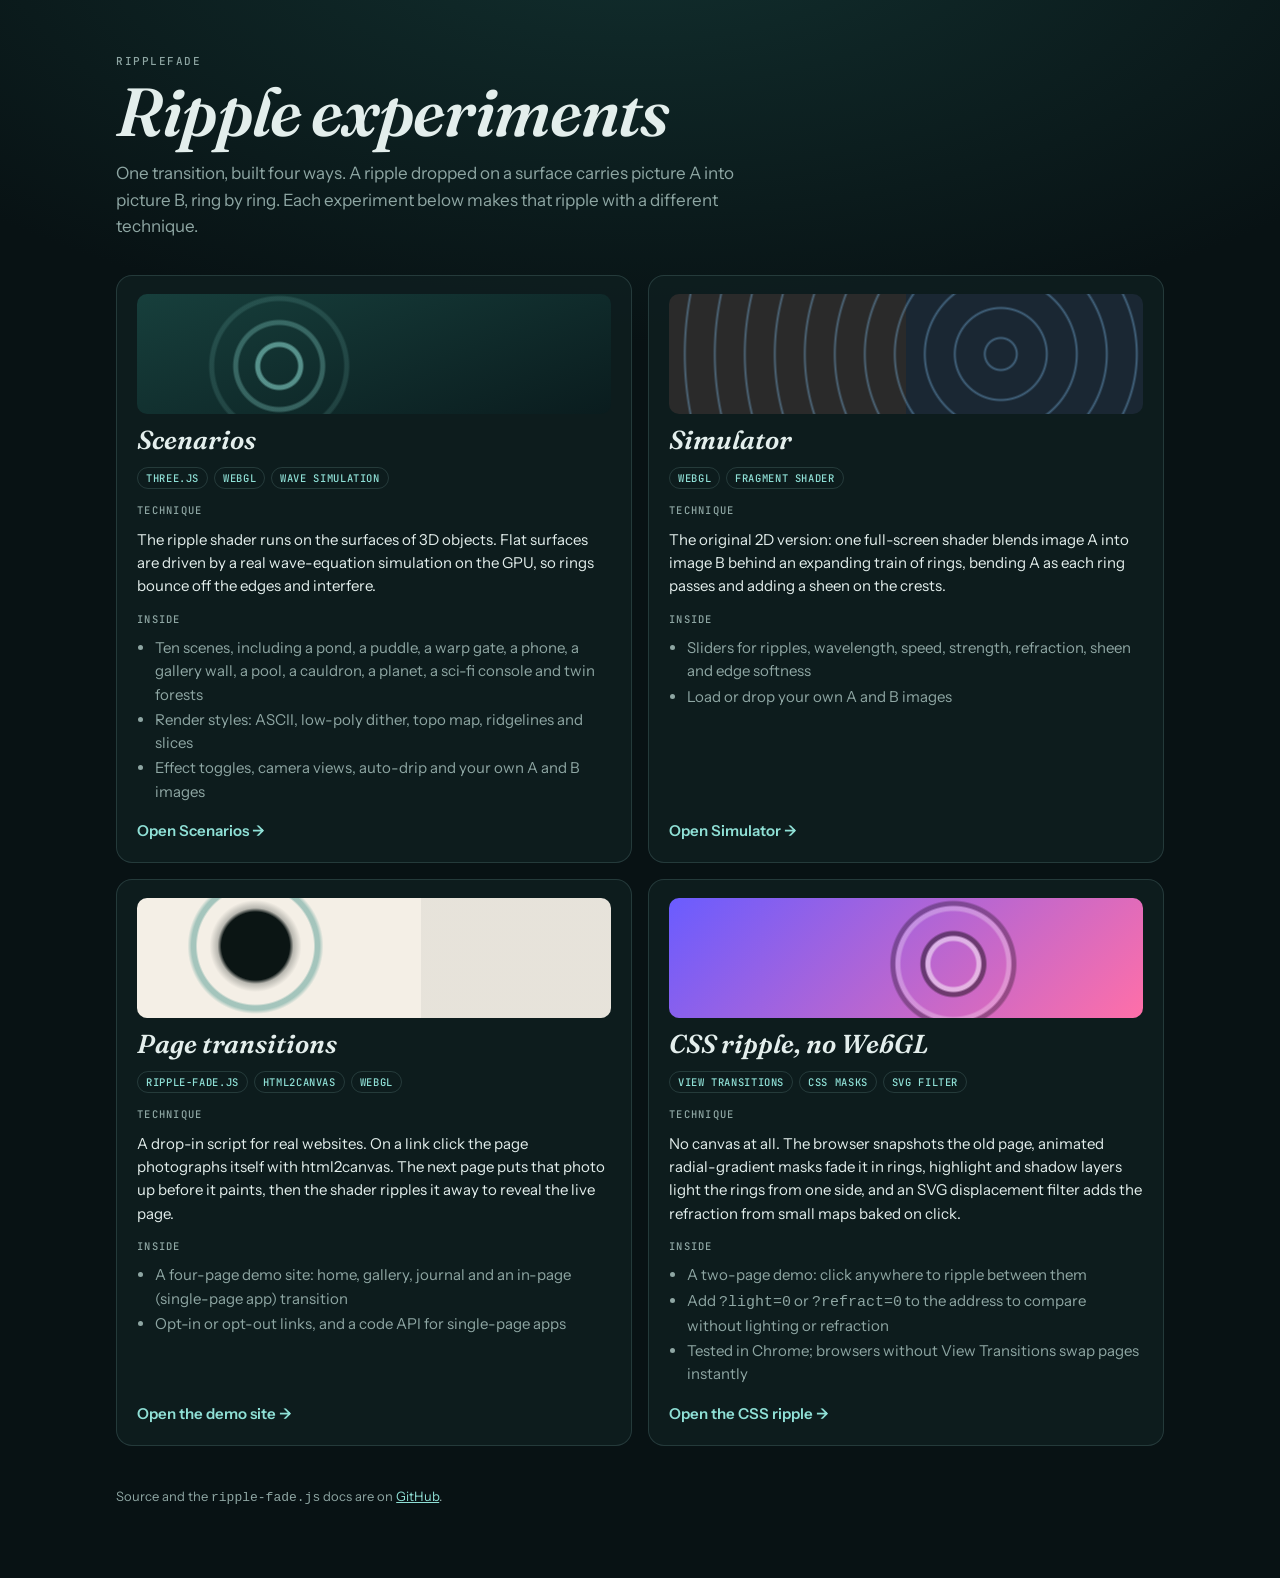
<file: index.html>
<!DOCTYPE html>
<html lang="en">
<head>
<meta charset="utf-8">
<meta name="viewport" content="width=device-width, initial-scale=1">
<title>RippleFade Experiments</title>
<link rel="preconnect" href="https://fonts.googleapis.com">
<link rel="stylesheet" href="https://fonts.googleapis.com/css2?family=Fraunces:ital,opsz,wght@1,9..144,400;1,9..144,600&family=Instrument+Sans:wght@400;500;600&family=JetBrains+Mono:wght@400;500&display=swap">
<style>
/* Landing page: one card per experiment, each saying how its ripple is made and what is in it. Same palette as the
   Scenarios page. */
:root {
  --deep: #081214;
  --card: rgba(16, 32, 34, .72);
  --line: rgba(160, 214, 208, .16);
  --fg: #e3eeec;
  --muted: #8ea6a3;
  --accent: #8fe0d6;
  --font-display: "Fraunces", "Iowan Old Style", Georgia, serif;
  --font-body: "Instrument Sans", system-ui, -apple-system, "Segoe UI", sans-serif;
  --font-mono: "JetBrains Mono", ui-monospace, "SF Mono", Menlo, monospace;
  color-scheme: dark;
}
* { box-sizing: border-box; }
body {
  margin: 0; min-height: 100vh; color: var(--fg); font: 15px/1.55 var(--font-body);
  background: radial-gradient(120% 80% at 50% -10%, #12302f 0%, var(--deep) 60%) fixed, var(--deep);
}
main { max-width: 1080px; margin: 0 auto; padding: 56px 16px 72px; }
header { margin-bottom: 36px; }
.eyebrow { font: 500 11px/1 var(--font-mono); letter-spacing: .14em; text-transform: uppercase; color: var(--muted); }
h1 { font: italic 600 clamp(40px, 7vw, 68px)/1.02 var(--font-display); letter-spacing: -.02em; margin: 10px 0 14px; }
.lede { color: var(--muted); font-size: 17px; max-width: 58ch; margin: 0; }
.grid { display: grid; grid-template-columns: repeat(auto-fit, minmax(min(100%, 460px), 1fr)); gap: 16px; }
.card {
  display: flex; flex-direction: column; gap: 12px; padding: 18px 20px 20px; border-radius: 16px;
  background: var(--card); border: 1px solid var(--line); color: inherit; text-decoration: none;
  transition: border-color .2s, transform .2s;
}
.card:hover { border-color: rgba(143, 224, 214, .5); transform: translateY(-2px); }
.card:focus-visible { outline: 2px solid var(--accent); outline-offset: 3px; }
.art { height: 120px; border-radius: 10px; background-color: var(--a); }
.card h2 { font: italic 600 26px/1.1 var(--font-display); margin: 0; }
.tags { display: flex; flex-wrap: wrap; gap: 6px; }
.tags span { font: 500 10.5px/1 var(--font-mono); letter-spacing: .06em; text-transform: uppercase; color: var(--accent); border: 1px solid var(--line); border-radius: 999px; padding: 5px 8px; }
.card h3 { font: 500 10.5px/1 var(--font-mono); letter-spacing: .12em; text-transform: uppercase; color: var(--muted); margin: 4px 0 0; }
.card p { margin: 0; }
.card ul { margin: 0; padding-left: 18px; color: var(--muted); }
.card li + li { margin-top: 2px; }
.go { margin-top: auto; padding-top: 4px; color: var(--accent); font-weight: 600; }
footer { margin-top: 40px; color: var(--muted); font-size: 13px; }
footer a { color: var(--accent); }
@media (prefers-reduced-motion: reduce) { .card { transition: none; } .card:hover { transform: none; } }
</style>
</head>
<body>
<main>
  <header>
    <div class="eyebrow">RippleFade</div>
    <h1>Ripple experiments</h1>
    <p class="lede">One transition, built four ways. A ripple dropped on a surface carries picture A into picture B, ring by ring. Each experiment below makes that ripple with a different technique.</p>
  </header>

  <div class="grid">
    <a class="card" href="scenarios.html">
      <div class="art" style="--a:#0c2a2c;background-image:radial-gradient(circle at 30% 60%, transparent 0 18px, rgba(143,224,214,.55) 20px 23px, transparent 25px 40px, rgba(143,224,214,.3) 42px 45px, transparent 47px 64px, rgba(143,224,214,.14) 66px 69px, transparent 71px),linear-gradient(160deg,#173f3c,#0a1c1e)"></div>
      <h2>Scenarios</h2>
      <div class="tags"><span>three.js</span><span>WebGL</span><span>wave simulation</span></div>
      <h3>Technique</h3>
      <p>The ripple shader runs on the surfaces of 3D objects. Flat surfaces are driven by a real wave-equation simulation on the GPU, so rings bounce off the edges and interfere.</p>
      <h3>Inside</h3>
      <ul>
        <li>Ten scenes, including a pond, a puddle, a warp gate, a phone, a gallery wall, a pool, a cauldron, a planet, a sci-fi console and twin forests</li>
        <li>Render styles: ASCII, low-poly dither, topo map, ridgelines and slices</li>
        <li>Effect toggles, camera views, auto-drip and your own A and B images</li>
      </ul>
      <span class="go">Open Scenarios →</span>
    </a>

    <a class="card" href="simulator.html">
      <div class="art" style="--a:#151515;background-image:repeating-radial-gradient(circle at 70% 50%, rgba(136,204,255,.0) 0 14px, rgba(136,204,255,.35) 16px, rgba(136,204,255,0) 18px 30px),linear-gradient(90deg,#2a2a2a 50%,#1a2733 50%)"></div>
      <h2>Simulator</h2>
      <div class="tags"><span>WebGL</span><span>fragment shader</span></div>
      <h3>Technique</h3>
      <p>The original 2D version: one full-screen shader blends image A into image B behind an expanding train of rings, bending A as each ring passes and adding a sheen on the crests.</p>
      <h3>Inside</h3>
      <ul>
        <li>Sliders for ripples, wavelength, speed, strength, refraction, sheen and edge softness</li>
        <li>Load or drop your own A and B images</li>
      </ul>
      <span class="go">Open Simulator →</span>
    </a>

    <a class="card" href="demo/">
      <div class="art" style="--a:#f4efe6;background-image:radial-gradient(circle at 25% 40%, #0b1514 0 34px, rgba(11,21,20,.25) 38px, transparent 46px 58px, rgba(15,118,110,.35) 60px 64px, transparent 68px),linear-gradient(90deg,transparent 0 60%,rgba(16,32,31,.06) 60%)"></div>
      <h2>Page transitions</h2>
      <div class="tags"><span>ripple-fade.js</span><span>html2canvas</span><span>WebGL</span></div>
      <h3>Technique</h3>
      <p>A drop-in script for real websites. On a link click the page photographs itself with html2canvas. The next page puts that photo up before it paints, then the shader ripples it away to reveal the live page.</p>
      <h3>Inside</h3>
      <ul>
        <li>A four-page demo site: home, gallery, journal and an in-page (single-page app) transition</li>
        <li>Opt-in or opt-out links, and a code API for single-page apps</li>
      </ul>
      <span class="go">Open the demo site →</span>
    </a>

    <a class="card" href="css-ripple/">
      <div class="art" style="--a:#12182b;background-image:radial-gradient(circle at 60% 55%, transparent 0 22px, rgba(255,255,255,.5) 24px 27px, rgba(0,0,0,.45) 29px 32px, transparent 34px 52px, rgba(255,255,255,.28) 54px 57px, rgba(0,0,0,.3) 59px 62px, transparent 64px),linear-gradient(135deg,#6a5cff,#ff6fa8)"></div>
      <h2>CSS ripple, no WebGL</h2>
      <div class="tags"><span>View Transitions</span><span>CSS masks</span><span>SVG filter</span></div>
      <h3>Technique</h3>
      <p>No canvas at all. The browser snapshots the old page, animated radial-gradient masks fade it in rings, highlight and shadow layers light the rings from one side, and an SVG displacement filter adds the refraction from small maps baked on click.</p>
      <h3>Inside</h3>
      <ul>
        <li>A two-page demo: click anywhere to ripple between them</li>
        <li>Add <code>?light=0</code> or <code>?refract=0</code> to the address to compare without lighting or refraction</li>
        <li>Tested in Chrome; browsers without View Transitions swap pages instantly</li>
      </ul>
      <span class="go">Open the CSS ripple →</span>
    </a>
  </div>

  <footer>Source and the <code>ripple-fade.js</code> docs are on <a href="https://github.com/jtymanjr/ripple-fade">GitHub</a>.</footer>
</main>
</body>
</html>
</file>
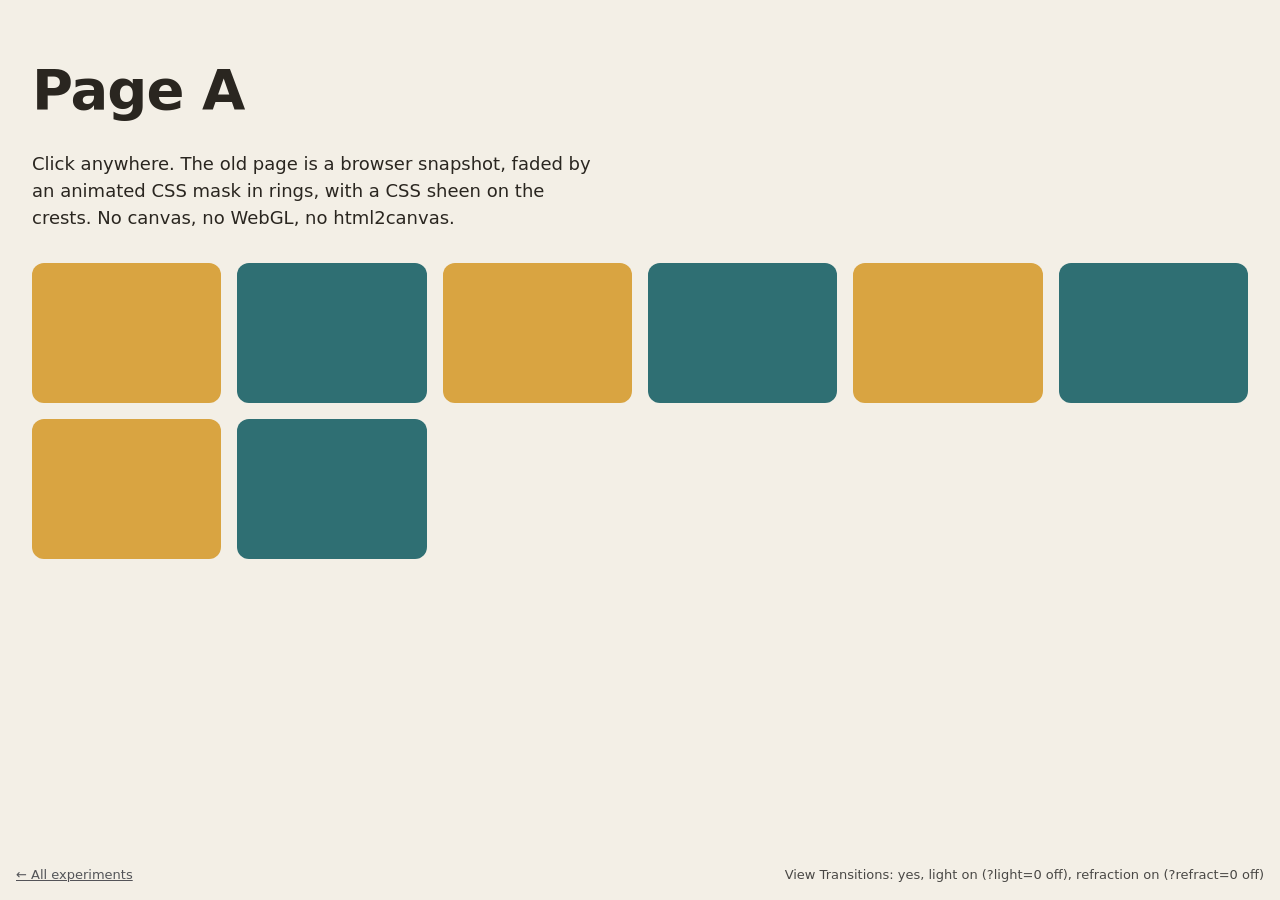
<file: css-ripple/index.html>
<!doctype html>
<html lang="en">
<head>
<meta charset="utf-8">
<meta name="viewport" content="width=device-width, initial-scale=1">
<title>Ripple fade, CSS only</title>
<style>
    /* Prototype: the ripple fade with no WebGL. The browser snapshots the old page (View Transitions API); the rings are
       an animated radial-gradient mask on that snapshot and a white radial-gradient sheen above it. Both gradients sample
       the same 1D profile as the shader, so the fade matches; what is lost is refraction (the old page is not bent).
       Lighting: the ring surface is lit from one direction. Its brightness is slope(phase) * cos(angle to the light), a
       radial gradient (moving) times a conic gradient (fixed for the whole transition), multiplied with mask-composite:
       intersect. Each sign combination is its own layer: white where the product is positive, black where negative.
       Refraction: an SVG feDisplacementMap filter on the old snapshot. Its map (x offset in red, y in green) is prebaked
       on click at low resolution for every frame, then swapped in step with the mask animation. */
    @property --rf-front { syntax: '<number>'; inherits: true; initial-value: 0; }
    @keyframes rf-front { from { --rf-front: 0; } to { --rf-front: var(--rf-end); } }

    ::view-transition-old(root), ::view-transition-new(root) { animation: none; mix-blend-mode: normal; }
    ::view-transition-old(root) {
        z-index: 1;
        animation: rf-front var(--rf-dur) linear both;
    }
    .rf-layer { position: fixed; inset: 0; pointer-events: none; }

    body { margin: 0; font: 16px/1.5 system-ui, sans-serif; min-height: 100vh; cursor: pointer; }
    .page { min-height: 100vh; padding: 48px 32px; box-sizing: border-box; }
    .page h1 { font-size: 56px; margin: 0 0 16px; letter-spacing: -1px; }
    .page p { max-width: 560px; font-size: 18px; }
    .grid { display: grid; grid-template-columns: repeat(auto-fill, minmax(180px, 1fr)); gap: 16px; margin-top: 32px; }
    .grid div { height: 140px; border-radius: 12px; }
    .a { background: #f3efe6; color: #2a2620; }
    .a .grid div:nth-child(odd) { background: #d9a441; } .a .grid div:nth-child(even) { background: #2f6f73; }
    .b { background: #12182b; color: #e8ecf8; }
    .b .grid div { background: linear-gradient(135deg, #6a5cff, #ff6fa8); }
    .b .grid div:nth-child(3n) { background: linear-gradient(135deg, #20c3a0, #2a7fff); }
    .note { position: fixed; right: 16px; bottom: 16px; font-size: 13px; opacity: .7; }
    .back { position: fixed; left: 16px; bottom: 16px; font-size: 13px; opacity: .7; mix-blend-mode: difference; color: #fff; }
    .back:hover { opacity: 1; }
</style>
</head>
<body>
<svg width="0" height="0" style="position:absolute" aria-hidden="true">
    <filter id="rf-refract" x="0" y="0" width="1" height="1" color-interpolation-filters="sRGB">
        <feImage id="rf-map" preserveAspectRatio="none" width="100%" height="100%" result="map"/>
        <feDisplacementMap id="rf-disp" in="SourceGraphic" in2="map" scale="0" xChannelSelector="R" yChannelSelector="G"/>
    </filter>
</svg>
<div id="app"></div>
<div class="note" id="note"></div>
<a class="back" href="../">← All experiments</a>
<script>
(function () {
    // tuned simulator values, same as ripple-fade.js
    var P = { rings: 2, wavelength: 0.245, speed: 2, strength: 0.9, refraction: 0.043, sheen: 0.87, softness: 0.8 };
    // refraction maps: width in pixels (the offsets are smooth, so a coarse map scaled up loses nothing visible) and fps
    var R = { on: !/[?&]refract=0/.test(location.search), width: 160, fps: 60 };
    // directional light: angle the light comes from (0 = top, clockwise, like conic-gradient), and layer strengths.
    // ambient keeps a little of the original all-round sheen so the far side of each ring is not dead.
    var L = { on: !/[?&]light=0/.test(location.search), angle: 315, highlight: 0.55, shadow: 0.4, ambient: 0.35 };
    var STEPS = 64; // gradient stops per ring train; the shader profile is smooth, so this is visually exact

    // The shader, reduced to one dimension: every value depends only on phase = (front - d) / wavelength.
    function profile(phase) {
        var m = Math.min(Math.max(phase / P.rings, 0), 1);
        var env = Math.pow(Math.max((1 - m) * m * 4, 0), P.softness);
        var t = Math.min(Math.max(phase / 0.5, 0), 1), lead = t * t * (3 - 2 * t);
        var blend = Math.min(Math.max(m + P.strength * 0.5 * env * Math.sin(phase * 2 * Math.PI - Math.PI / 2), 0), 1) * lead;
        var slope = Math.cos(phase * 2 * Math.PI) * env * lead;
        var s = Math.min(Math.max(P.sheen * 0.25 * Math.max(slope, 0) * (1 - blend * 0.5), 0), 1);
        if (L.on) s *= L.ambient;
        // shader output over page B: A * (1-blend)(1-s) + white * s, so A's mask is (1-blend)(1-s) and the sheen is s
        return { mask: (1 - blend) * (1 - s), sheen: s, slope: slope * (1 - blend * 0.5), bend: slope };
    }

    // Radial gradients whose stops ride on --rf-front (in viewport heights, like the shader's aspect-corrected d).
    function gradients(x, y) {
        var mask = [], sheen = [], up = [], down = [];
        for (var i = STEPS; i >= 0; i--) {
            var phase = (i / STEPS) * P.rings, v = profile(phase);
            var at = ' calc((var(--rf-front) - ' + (phase * P.wavelength).toFixed(4) + ') * 100vh)';
            mask.push('rgba(0,0,0,' + v.mask.toFixed(3) + ')' + at);
            sheen.push('rgba(255,255,255,' + v.sheen.toFixed(3) + ')' + at);
            up.push('rgba(0,0,0,' + Math.max(v.slope, 0).toFixed(3) + ')' + at);
            down.push('rgba(0,0,0,' + Math.max(-v.slope, 0).toFixed(3) + ')' + at);
        }
        var c = 'circle at ' + x + 'px ' + y + 'px, ';
        // facing: how much the outward ring normal points at the light, per angle around the click point
        var toward = [], away = [];
        for (var a = 0; a <= 360; a += 6) {
            var f = Math.cos((a - L.angle) * Math.PI / 180);
            toward.push('rgba(0,0,0,' + Math.max(f, 0).toFixed(3) + ') ' + a + 'deg');
            away.push('rgba(0,0,0,' + Math.max(-f, 0).toFixed(3) + ') ' + a + 'deg');
        }
        var k = 'from 0deg at ' + x + 'px ' + y + 'px, ';
        var R = function (s) { return 'radial-gradient(' + c + s.join(', ') + ')'; };
        var C = function (s) { return 'conic-gradient(' + k + s.join(', ') + ')'; };
        var layers = [{ color: 'rgba(255,255,255,1)', alpha: 1, mask: R(sheen).replace(/255,255,255,/g, '0,0,0,') }];
        if (L.on) layers.push(
            { color: '#000', alpha: L.shadow, mask: R(up) + ', ' + C(away) },
            { color: '#000', alpha: L.shadow, mask: R(down) + ', ' + C(toward) },
            { color: '#fff', alpha: L.highlight, mask: R(up) + ', ' + C(toward) },
            { color: '#fff', alpha: L.highlight, mask: R(down) + ', ' + C(away) });
        return { mask: R(mask), layers: layers };
    }

    var pages = [
        '<div class="page a"><h1>Page A</h1><p>Click anywhere. The old page is a browser snapshot, faded by an animated CSS mask in rings, with a CSS sheen on the crests. No canvas, no WebGL, no html2canvas.</p><div class="grid"><div></div><div></div><div></div><div></div><div></div><div></div><div></div><div></div></div></div>',
        '<div class="page b"><h1>Page B</h1><p>Same profile as the shader for the fade and the sheen. Not reproduced: refraction, the slight bending of the old page under each ring.</p><div class="grid"><div></div><div></div><div></div><div></div><div></div><div></div><div></div><div></div></div></div>'
    ];
    var app = document.getElementById('app'), cur = 0;
    var rules = document.head.appendChild(document.createElement('style'));
    app.innerHTML = pages[cur];
    document.getElementById('note').textContent = document.startViewTransition ? 'View Transitions: yes, light ' + (L.on ? 'on (?light=0 off)' : 'off') + ', refraction ' + (R.on ? 'on (?refract=0 off)' : 'off') : 'No View Transitions: instant swap';

    // Prebakes one displacement map per frame. Offset in pixels = ring normal * slope * refraction * viewport height,
    // exactly the shader's sample offset; red/green hold x/y around 0.5, and feDisplacementMap's scale maps them back.
    var maps = [], mapEnd = 1, disp = document.getElementById('rf-disp'), mapEl = document.getElementById('rf-map');
    function refract(x, y, end) {
        var W = innerWidth, H = innerHeight, mw = R.width, mh = Math.max(1, Math.round(mw * H / W));
        var maxPx = P.refraction * H, LUT = 1024, bend = new Float32Array(LUT + 1);
        for (var i = 0; i <= LUT; i++) bend[i] = profile((i / LUT) * P.rings).bend;
        var cv = document.createElement('canvas'); cv.width = mw; cv.height = mh;
        var ctx = cv.getContext('2d'), img = ctx.createImageData(mw, mh), px = img.data;
        var n = mw * mh, dist = new Float32Array(n), nx = new Float32Array(n), ny = new Float32Array(n);
        // how far each map cell may shift before it would sample off the page (the shader clamps there instead)
        var lox = new Float32Array(n), hix = new Float32Array(n), loy = new Float32Array(n), hiy = new Float32Array(n);
        for (var j = 0; j < mh; j++) for (var k = 0; k < mw; k++) {
            var dx = ((k + 0.5) / mw * W - x) / H, dy = ((j + 0.5) / mh * H - y) / H, d = Math.hypot(dx, dy), q = j * mw + k;
            dist[q] = d; nx[q] = d > 1e-5 ? dx / d : 0; ny[q] = d > 1e-5 ? dy / d : 0;
            lox[q] = -k / mw * W / maxPx; hix[q] = (W - (k + 1) / mw * W) / maxPx;
            loy[q] = -j / mh * H / maxPx; hiy[q] = (H - (j + 1) / mh * H) / maxPx;
        }
        var frames = Math.max(2, Math.ceil(end / P.speed * R.fps));
        maps = [];
        for (var f = 0; f < frames; f++) {
            var front = end * f / (frames - 1);
            for (var q2 = 0; q2 < dist.length; q2++) {
                var phase = (front - dist[q2]) / P.wavelength, b = 0;
                if (phase > 0 && phase < P.rings) b = bend[Math.round(phase / P.rings * LUT)];
                var ox = Math.min(Math.max(nx[q2] * b, lox[q2]), hix[q2]), oy = Math.min(Math.max(ny[q2] * b, loy[q2]), hiy[q2]);
                px[q2 * 4] = 127.5 + 127.5 * ox; px[q2 * 4 + 1] = 127.5 + 127.5 * oy;
                px[q2 * 4 + 2] = 128; px[q2 * 4 + 3] = 255;
            }
            ctx.putImageData(img, 0, 0);
            maps.push(cv.toDataURL());
        }
        disp.setAttribute('scale', (2 * maxPx).toFixed(2));
        mapEl.setAttribute('href', maps[0]);
        rules.textContent += '::view-transition-old(root){filter:url(#rf-refract)}';
    }
    // Shows the map for the mask animation's current time, so a paused or slowed animation stays in step.
    function playMaps(vt) {
        var anim = document.getAnimations().filter(function (a) {
            return a.effect && a.effect.pseudoElement === '::view-transition-old(root)';
        })[0], shown = -1, done = false;
        vt.finished.finally(function () { done = true; });
        (function tick() {
            if (done || !anim) return;
            var t = anim.effect.getComputedTiming().progress || 0, i = Math.min(maps.length - 1, Math.round(t * (maps.length - 1)));
            if (i !== shown) { mapEl.setAttribute('href', maps[i]); shown = i; }
            requestAnimationFrame(tick);
        })();
    }

    window.rippleTo = function (x, y, opts) {
        opts = opts || {};
        var swap = function () { cur = 1 - cur; app.innerHTML = pages[cur]; };
        if (!document.startViewTransition || matchMedia('(prefers-reduced-motion: reduce)').matches) return swap();
        var h = innerHeight, asp = innerWidth / h, u = x / innerWidth, v = y / h;
        var maxD = Math.hypot(Math.max(u, 1 - u) * asp, Math.max(v, 1 - v));
        var end = maxD + P.rings * P.wavelength, speed = opts.speed || P.speed;
        var g = gradients(x, y), root = document.documentElement.style;
        // set on the pseudo-elements themselves: a var() inside a custom property would resolve --rf-front on :root,
        // where it never animates
        var css = '::view-transition-old(root){-webkit-mask-image:' + g.mask + ';mask-image:' + g.mask + '}';
        g.layers.forEach(function (l, i) {
            var sel = '(rf-l' + i + ')';
            css += '::view-transition-group' + sel + '{z-index:' + (2 + i) + ';animation:rf-front var(--rf-dur) linear both;' +
                'background:' + l.color + ';opacity:' + l.alpha + ';-webkit-mask-image:' + l.mask + ';mask-image:' + l.mask +
                ';-webkit-mask-composite:source-in;mask-composite:intersect}' +
                '::view-transition-old' + sel + ',::view-transition-new' + sel + '{animation:none;opacity:0}';
        });
        rules.textContent = css;
        root.setProperty('--rf-end', end.toFixed(4));
        root.setProperty('--rf-dur', (end / speed).toFixed(3) + 's');
        // one empty full-screen element per layer, so each gets its own view-transition group to paint on
        if (R.on) refract(x, y, end);
        var els = [];
        var vt = document.startViewTransition(function () {
            swap();
            g.layers.forEach(function (l, i) {
                var el = document.body.appendChild(document.createElement('div'));
                el.className = 'rf-layer';
                el.style.viewTransitionName = 'rf-l' + i;
                els.push(el);
            });
        });
        vt.finished.finally(function () { els.forEach(function (el) { el.remove(); }); });
        if (R.on) vt.ready.then(function () { playMaps(vt); });
        return vt;
    };
    document.addEventListener('click', function (e) { if (!e.target.closest('a')) rippleTo(e.clientX, e.clientY); });
})();
</script>
</body>
</html>
</file>
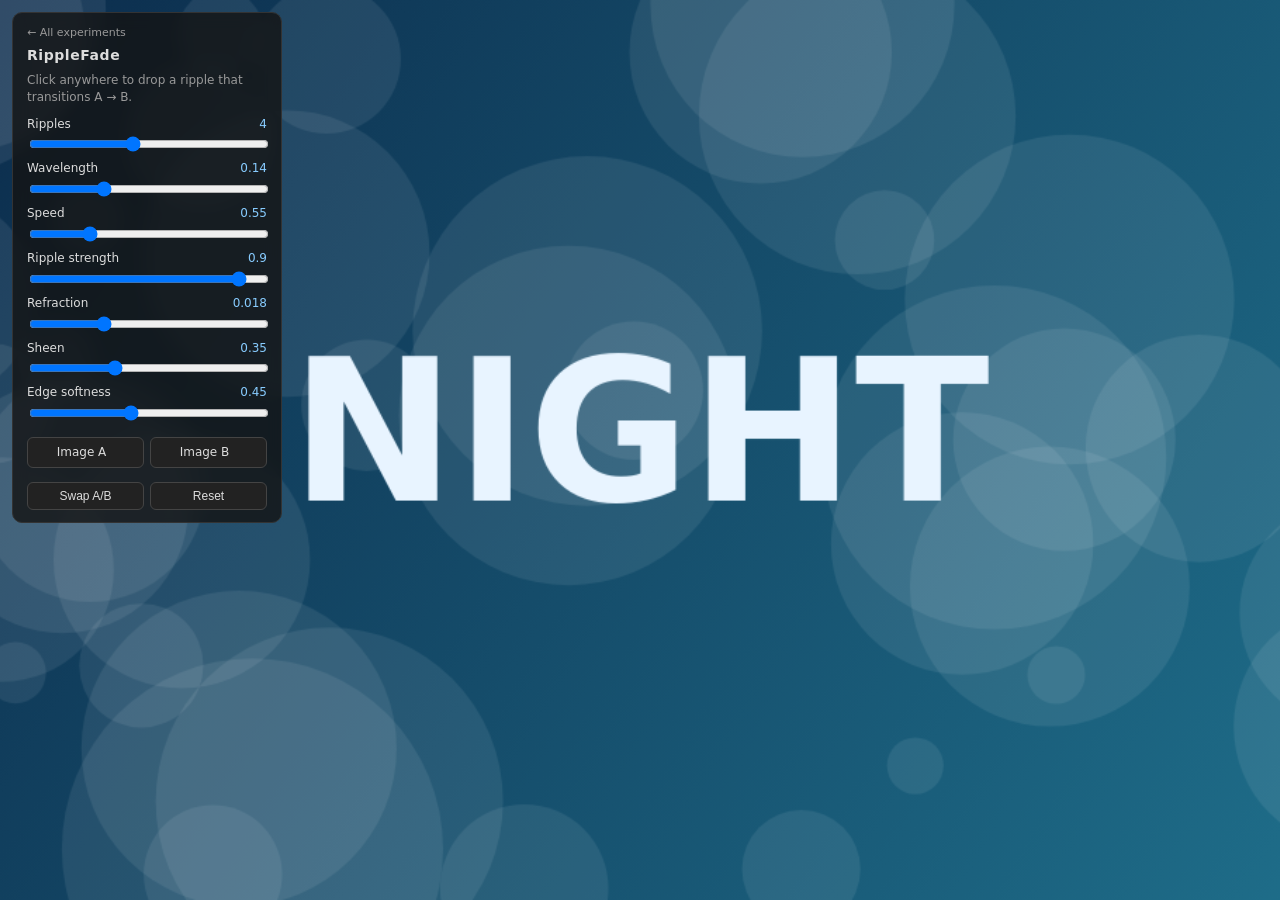
<file: simulator.html>
<!DOCTYPE html>
<html lang="en">
<head>
<meta charset="utf-8">
<title>RippleFade</title>
<meta name="viewport" content="width=device-width, initial-scale=1">
<style>
  html, body { margin:0; height:100%; background:#111; color:#ddd; font:13px/1.4 system-ui, sans-serif; overflow:hidden; }
  #stage { position:fixed; inset:0; display:block; cursor:crosshair; }
  #panel {
    position:fixed; top:12px; left:12px; width:240px; padding:12px 14px;
    background:rgba(20,20,20,.82); backdrop-filter:blur(8px); border:1px solid #333; border-radius:10px;
    user-select:none;
  }
  #panel h1 { font-size:14px; margin:0 0 6px; letter-spacing:.04em; }
  #panel p  { margin:0 0 10px; color:#999; font-size:12px; }
  label { display:grid; grid-template-columns:1fr auto; gap:2px 8px; margin:6px 0; font-size:12px; }
  label span.v { color:#8cf; font-variant-numeric:tabular-nums; }
  label input[type=range] { grid-column:1 / span 2; width:100%; }
  .row { display:flex; gap:6px; margin-top:8px; }
  button, .file { flex:1; background:#222; color:#ddd; border:1px solid #444; border-radius:6px; padding:6px 8px; font-size:12px; cursor:pointer; text-align:center; }
  button:hover, .file:hover { background:#2c2c2c; }
  .file input { display:none; }
  #panel.collapsed > :not(h1):not(.home) { display:none; }
  .home { display:block; color:#999; text-decoration:none; font-size:11px; margin:0 0 6px; }
  .home:hover { color:#8cf; }
  #panel h1 { cursor:pointer; }
  #drop { position:fixed; inset:0; display:none; place-items:center; background:rgba(0,120,255,.25); border:4px dashed #6bf; font-size:24px; pointer-events:none; }
  body.dragging #drop { display:grid; }
</style>
</head>
<body>
<canvas id="stage"></canvas>
<div id="drop">Drop image → A (left half) / B (right half)</div>

<div id="panel">
  <a class="home" href="./">← All experiments</a>
  <h1 title="click to collapse">RippleFade</h1>
  <p>Click anywhere to drop a ripple that transitions A → B.</p>

  <label>Ripples <span class="v" id="v-rings"></span><input type="range" id="rings" min="1" max="8" step="1" value="4"></label>
  <label>Wavelength <span class="v" id="v-wave"></span><input type="range" id="wave" min="0.03" max="0.4" step="0.005" value="0.14"></label>
  <label>Speed <span class="v" id="v-speed"></span><input type="range" id="speed" min="0.1" max="2" step="0.05" value="0.55"></label>
  <label>Ripple strength <span class="v" id="v-amp"></span><input type="range" id="amp" min="0" max="1" step="0.01" value="0.9"></label>
  <label>Refraction <span class="v" id="v-refr"></span><input type="range" id="refr" min="0" max="0.06" step="0.001" value="0.018"></label>
  <label>Sheen <span class="v" id="v-sheen"></span><input type="range" id="sheen" min="0" max="1" step="0.01" value="0.35"></label>
  <label>Edge softness <span class="v" id="v-soft"></span><input type="range" id="soft" min="0.05" max="1" step="0.01" value="0.45"></label>

  <div class="row">
    <label class="file">Image A<input type="file" id="fileA" accept="image/*"></label>
    <label class="file">Image B<input type="file" id="fileB" accept="image/*"></label>
  </div>
  <div class="row">
    <button id="swap">Swap A/B</button>
    <button id="reset">Reset</button>
  </div>
</div>

<script>
// ---------- WebGL setup ----------
const canvas = document.getElementById('stage');
const gl = canvas.getContext('webgl', { antialias:false, premultipliedAlpha:false });
if (!gl) { document.body.innerHTML = '<p style="padding:20px">WebGL not available.</p>'; throw new Error('no webgl'); }

const VS = `
attribute vec2 p; varying vec2 vUv;
void main(){ vUv = p*0.5+0.5; vUv.y = 1.0 - vUv.y; gl_Position = vec4(p,0.,1.); }`;

const FS = `
precision highp float;
varying vec2 vUv;
uniform sampler2D texA, texB;
uniform vec2  uRes, uImgA, uImgB;     // canvas size, image sizes (for cover-fit)
uniform vec2  uCenter;                // click point in uv (0..1)
uniform float uFront;                 // current wavefront radius (in aspect-corrected units)
uniform float uRings, uWave, uAmp, uRefr, uSheen, uSoft;
uniform float uActive;                // 0 = idle (show A), 1 = rippling

const float PI = 3.14159265;

// cover-fit sampling so arbitrary image aspect ratios fill the canvas
vec2 coverUv(vec2 uv, vec2 img){
  float ca = uRes.x/uRes.y, ia = img.x/img.y;
  vec2 s = (ca > ia) ? vec2(1.0, ia/ca) : vec2(ca/ia, 1.0);
  return (uv - 0.5) * s + 0.5;
}

void main(){
  // aspect-corrected coordinates so ripples are circular
  vec2 asp = vec2(uRes.x/uRes.y, 1.0);
  vec2 q = vUv*asp, c = uCenter*asp;
  vec2 dir = q - c;
  float d = length(dir);
  vec2 n = d > 1e-5 ? dir/d : vec2(0.0);

  // phase = how many wavelengths this pixel is *behind* the wavefront.
  // <0 : ripple hasn't arrived, still image A.   >= rings : fully image B.
  float phase = (uFront - d) / uWave;
  float m = clamp(phase / uRings, 0.0, 1.0);           // monotone progress 0..1 across the ring train

  // oscillation: crest (+) reveals more of B, trough (-) pulls back toward A.
  // amplitude dies out as m->1 so the last ripple lands exactly on B; the
  // first ripple leads with a crest so B "blooms" at the front.
  float env  = (1.0 - m) * m * 4.0;                    // bell envelope: 0 at both ends, 1 in middle
  env = pow(env, uSoft);
  float wave = sin(phase * 2.0*PI - PI*0.5);           // -1 at the front edge, crest one half-wave in
  float blend = m + uAmp * 0.5 * env * wave;
  // keep the leading edge gentle: fade in over the first half wave
  float lead = smoothstep(0.0, 0.5, phase);
  blend = clamp(blend, 0.0, 1.0) * lead;
  blend *= uActive;

  // water-like refraction: displace lookup along the radial direction by
  // the slope of the surface (cos of the phase), fading with the same envelope.
  float slope = cos(phase * 2.0*PI) * env * lead * uActive;
  vec2 off = n * slope * uRefr / asp;

  vec3 a = texture2D(texA, coverUv(vUv + off, uImgA)).rgb;
  vec3 b = texture2D(texB, coverUv(vUv + off, uImgB)).rgb;
  vec3 col = mix(a, b, blend);

  // subtle specular sheen on crests
  col += uSheen * 0.25 * max(slope, 0.0) * (1.0 - blend*0.5);

  gl_FragColor = vec4(col, 1.0);
}`;

function shader(type, src){
  const s = gl.createShader(type); gl.shaderSource(s, src); gl.compileShader(s);
  if (!gl.getShaderParameter(s, gl.COMPILE_STATUS)) throw new Error(gl.getShaderInfoLog(s));
  return s;
}
const prog = gl.createProgram();
gl.attachShader(prog, shader(gl.VERTEX_SHADER, VS));
gl.attachShader(prog, shader(gl.FRAGMENT_SHADER, FS));
gl.linkProgram(prog);
if (!gl.getProgramParameter(prog, gl.LINK_STATUS)) throw new Error(gl.getProgramInfoLog(prog));
gl.useProgram(prog);

const buf = gl.createBuffer();
gl.bindBuffer(gl.ARRAY_BUFFER, buf);
gl.bufferData(gl.ARRAY_BUFFER, new Float32Array([-1,-1, 1,-1, -1,1, 1,1]), gl.STATIC_DRAW);
const loc = gl.getAttribLocation(prog, 'p');
gl.enableVertexAttribArray(loc);
gl.vertexAttribPointer(loc, 2, gl.FLOAT, false, 0, 0);

const U = {};
for (const name of ['texA','texB','uRes','uImgA','uImgB','uCenter','uFront','uRings','uWave','uAmp','uRefr','uSheen','uSoft','uActive'])
  U[name] = gl.getUniformLocation(prog, name);

// ---------- textures ----------
function makeTexture(unit){
  const t = gl.createTexture();
  gl.activeTexture(gl.TEXTURE0 + unit);
  gl.bindTexture(gl.TEXTURE_2D, t);
  gl.texParameteri(gl.TEXTURE_2D, gl.TEXTURE_WRAP_S, gl.CLAMP_TO_EDGE);
  gl.texParameteri(gl.TEXTURE_2D, gl.TEXTURE_WRAP_T, gl.CLAMP_TO_EDGE);
  gl.texParameteri(gl.TEXTURE_2D, gl.TEXTURE_MIN_FILTER, gl.LINEAR);
  gl.texParameteri(gl.TEXTURE_2D, gl.TEXTURE_MAG_FILTER, gl.LINEAR);
  return t;
}
const tex = [makeTexture(0), makeTexture(1)];
const imgSize = [[1,1],[1,1]];
gl.uniform1i(U.texA, 0);
gl.uniform1i(U.texB, 1);

function upload(unit, source){
  gl.activeTexture(gl.TEXTURE0 + unit);
  gl.bindTexture(gl.TEXTURE_2D, tex[unit]);
  gl.pixelStorei(gl.UNPACK_FLIP_Y_WEBGL, false);
  gl.texImage2D(gl.TEXTURE_2D, 0, gl.RGBA, gl.RGBA, gl.UNSIGNED_BYTE, source);
  imgSize[unit] = [source.width, source.height];
}

// Procedural demo images so the page works with no assets.
function demoImage(kind){
  const w = 1024, h = 640, cv = document.createElement('canvas'); cv.width = w; cv.height = h;
  const x = cv.getContext('2d');
  if (kind === 0){
    const g = x.createLinearGradient(0,0,w,h); g.addColorStop(0,'#0b2a4a'); g.addColorStop(1,'#1f6f8b');
    x.fillStyle = g; x.fillRect(0,0,w,h);
    x.fillStyle = 'rgba(255,255,255,.08)';
    for (let i=0;i<40;i++){ x.beginPath(); x.arc(Math.random()*w, Math.random()*h, 20+Math.random()*120, 0, 7); x.fill(); }
    x.fillStyle = '#e8f4ff'; x.font = 'bold 140px system-ui'; x.textAlign='center'; x.textBaseline='middle';
    x.fillText('NIGHT', w/2, h/2);
  } else {
    const g = x.createLinearGradient(0,h,w,0); g.addColorStop(0,'#ff9a3c'); g.addColorStop(.6,'#ffd166'); g.addColorStop(1,'#fff3b0');
    x.fillStyle = g; x.fillRect(0,0,w,h);
    x.strokeStyle = 'rgba(255,255,255,.35)'; x.lineWidth = 6;
    for (let i=0;i<14;i++){ x.beginPath(); x.moveTo(0, i*50); x.bezierCurveTo(w/3, i*50+80, 2*w/3, i*50-80, w, i*50); x.stroke(); }
    x.fillStyle = '#3a2400'; x.font = 'bold 140px system-ui'; x.textAlign='center'; x.textBaseline='middle';
    x.fillText('DAY', w/2, h/2);
  }
  return cv;
}
upload(0, demoImage(0));
upload(1, demoImage(1));

function loadFile(unit, file){
  if (!file) return;
  const img = new Image();
  img.onload = () => { upload(unit, img); URL.revokeObjectURL(img.src); };
  img.src = URL.createObjectURL(file);
}
document.getElementById('fileA').onchange = e => loadFile(0, e.target.files[0]);
document.getElementById('fileB').onchange = e => loadFile(1, e.target.files[0]);

// drag & drop: left half -> A, right half -> B
let dragDepth = 0;
window.addEventListener('dragenter', e => { e.preventDefault(); dragDepth++; document.body.classList.add('dragging'); });
window.addEventListener('dragover',  e => e.preventDefault());
window.addEventListener('dragleave', e => { if (--dragDepth <= 0){ dragDepth = 0; document.body.classList.remove('dragging'); } });
window.addEventListener('drop', e => {
  e.preventDefault(); dragDepth = 0; document.body.classList.remove('dragging');
  const f = e.dataTransfer.files[0]; if (!f || !f.type.startsWith('image/')) return;
  loadFile(e.clientX < innerWidth/2 ? 0 : 1, f);
});

// ---------- controls ----------
const params = {};
for (const id of ['rings','wave','speed','amp','refr','sheen','soft']){
  const el = document.getElementById(id), out = document.getElementById('v-'+id);
  const sync = () => { params[id] = +el.value; out.textContent = el.value; };
  el.addEventListener('input', sync); sync();
}
document.getElementById('panel').querySelector('h1').onclick = () =>
  document.getElementById('panel').classList.toggle('collapsed');

// ---------- ripple state ----------
let ripple = null;   // { cx, cy, t0 }
let swapPending = false;

function swapImages(){
  // swap texture units: rebind so A<->B
  [tex[0], tex[1]] = [tex[1], tex[0]];
  [imgSize[0], imgSize[1]] = [imgSize[1], imgSize[0]];
  gl.activeTexture(gl.TEXTURE0); gl.bindTexture(gl.TEXTURE_2D, tex[0]);
  gl.activeTexture(gl.TEXTURE1); gl.bindTexture(gl.TEXTURE_2D, tex[1]);
}

canvas.addEventListener('pointerdown', e => {
  if (ripple) return;          // one drop at a time; finish the current transition first
  const r = canvas.getBoundingClientRect();
  ripple = { cx:(e.clientX - r.left)/r.width, cy:(e.clientY - r.top)/r.height, t0: performance.now() };
});
document.getElementById('swap').onclick = () => { if (!ripple) swapImages(); };
document.getElementById('reset').onclick = () => { ripple = null; };

// ---------- render loop ----------
function resize(){
  const dpr = Math.min(devicePixelRatio || 1, 2);
  const w = Math.floor(innerWidth*dpr), h = Math.floor(innerHeight*dpr);
  if (canvas.width !== w || canvas.height !== h){ canvas.width = w; canvas.height = h; gl.viewport(0,0,w,h); }
}

function frame(now){
  resize();
  const asp = canvas.width / canvas.height;
  let front = 0, active = 0, cx = 0.5, cy = 0.5;

  if (ripple){
    active = 1; cx = ripple.cx; cy = ripple.cy;
    front = ((now - ripple.t0)/1000) * params.speed;
    // farthest corner distance from the click, in aspect-corrected units
    const fx = Math.max(cx, 1-cx)*asp, fy = Math.max(cy, 1-cy);
    const maxD = Math.hypot(fx, fy);
    if (front > maxD + params.rings*params.wave){
      // transition complete: B is now fully visible -> make it the new A
      swapImages(); ripple = null; active = 0;
    }
  }

  gl.uniform2f(U.uRes, canvas.width, canvas.height);
  gl.uniform2f(U.uImgA, imgSize[0][0], imgSize[0][1]);
  gl.uniform2f(U.uImgB, imgSize[1][0], imgSize[1][1]);
  gl.uniform2f(U.uCenter, cx, cy);
  gl.uniform1f(U.uFront, front);
  gl.uniform1f(U.uActive, active);
  gl.uniform1f(U.uRings, params.rings);
  gl.uniform1f(U.uWave, params.wave);
  gl.uniform1f(U.uAmp, params.amp);
  gl.uniform1f(U.uRefr, params.refr);
  gl.uniform1f(U.uSheen, params.sheen);
  gl.uniform1f(U.uSoft, params.soft);
  gl.drawArrays(gl.TRIANGLE_STRIP, 0, 4);
  requestAnimationFrame(frame);
}
requestAnimationFrame(frame);
</script>
</body>
</html>
</file>
